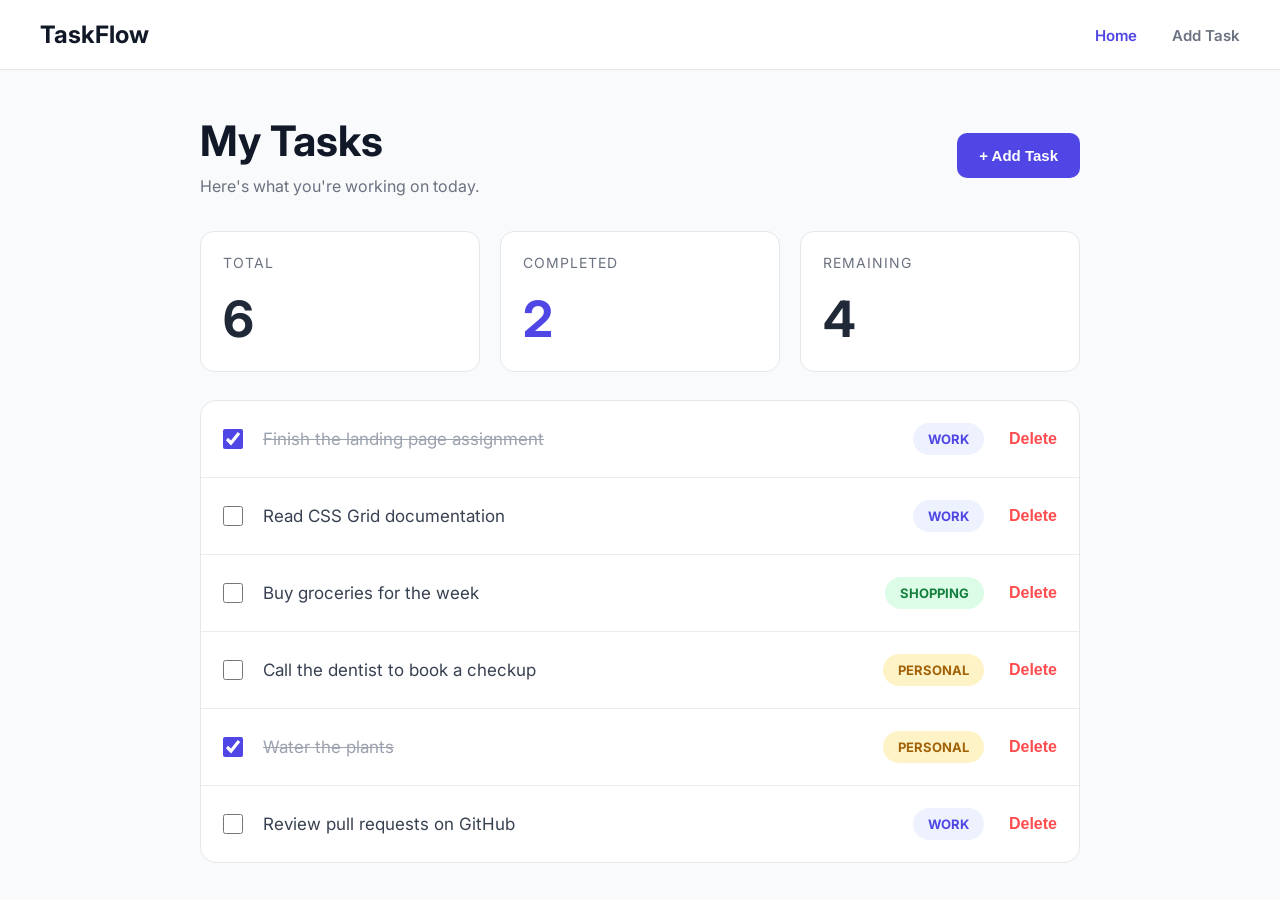
<file: index.html>
<!DOCTYPE html>
<html lang="en">
<head>
  <meta charset="UTF-8" />
  <meta name="viewport" content="width=device-width, initial-scale=1.0"/>
  <title>TaskFlow</title>

  <link rel="stylesheet" href="style.css">

  <link rel="preconnect" href="https://fonts.googleapis.com">
  <link rel="preconnect" href="https://fonts.gstatic.com" crossorigin>

  <link href="https://fonts.googleapis.com/css2?family=Inter:wght@400;500;600;700&display=swap" rel="stylesheet">
</head>

<body>

  <!-- Header -->

  <header class="header">

    <div class="logo">
      <h3>TaskFlow</h3>
    </div>

    <nav class="navbar">

      <div class="home">
        <a href="#">Home</a>
      </div>

      <div class="add-task-nav">
        <a href="3page.html">Add Task</a>
      </div>

    </nav>

  </header>

  <!-- Features Section -->

  <section class="features">

    <div class="container feature-content">

      <div class="text-content">

        <div class="heading">
          <h1>My Tasks</h1>
        </div>

        <div class="text">
          <p>Here's what you're working on today.</p>
        </div>

      </div>

      <div class="main-button">
        <button id="addTaskBtn">+ Add Task</button>
      </div>

    </div>

  </section>

  <!-- Main Container -->

  <div class="container">

    <!-- Stats Cards -->

    <div class="stats">

      <div class="card">
        <p>TOTAL</p>
        <h1 id="totalTasks">6</h1>
      </div>

      <div class="card">
        <p>COMPLETED</p>
        <h1 class="blue" id="completedTasks">2</h1>
      </div>

      <div class="card">
        <p>REMAINING</p>
        <h1 id="remainingTasks">4</h1>
      </div>

    </div>

    <!-- Task List -->

    <div class="task-container">

      <!-- Task 1 -->

      <div class="task completed">

        <div class="left">

          <input type="checkbox" checked>

          <span class="task-text">
          Finish the landing page assignment
          </span>

        </div>

        <div class="right">

          <span class="tag work">WORK</span>

          <button class="delete-btn">Delete</button>

        </div>

      </div>

      <!-- Task 2 -->

      <div class="task">

        <div class="left">

          <input type="checkbox">

          <span class="task-text">
          Read CSS Grid documentation
          </span>

        </div>

        <div class="right">

          <span class="tag work">WORK</span>

          <button class="delete-btn">Delete</button>

        </div>

      </div>

      <!-- Task 3 -->

      <div class="task">

        <div class="left">

          <input type="checkbox">

          <span class="task-text">
          Buy groceries for the week
          </span>

        </div>

        <div class="right">

          <span class="tag shopping">SHOPPING</span>

          <button class="delete-btn">Delete</button>

        </div>

      </div>

      <!-- Task 4 -->

      <div class="task">

        <div class="left">

          <input type="checkbox">

          <span class="task-text">
          Call the dentist to book a checkup
          </span>

        </div>

        <div class="right">

          <span class="tag personal">PERSONAL</span>

          <button class="delete-btn">Delete</button>

        </div>

      </div>

      <!-- Task 5 -->

      <div class="task completed">

        <div class="left">

          <input type="checkbox" checked>

          <span class="task-text">
            Water the plants
          </span>

        </div>

        <div class="right">

          <span class="tag personal">PERSONAL</span>

          <button class="delete-btn">Delete</button>

        </div>

      </div>

      <!-- Task 6 -->

      <div class="task">

        <div class="left">

          <input type="checkbox">

          <span class="task-text">
          Review pull requests on GitHub
          </span>

        </div>

        <div class="right">

          <span class="tag work">WORK</span>

          <button class="delete-btn">Delete</button>

        </div>

      </div>

    </div>

  </div>

  <script src="script.js"></script>

</body>
</html>
</file>
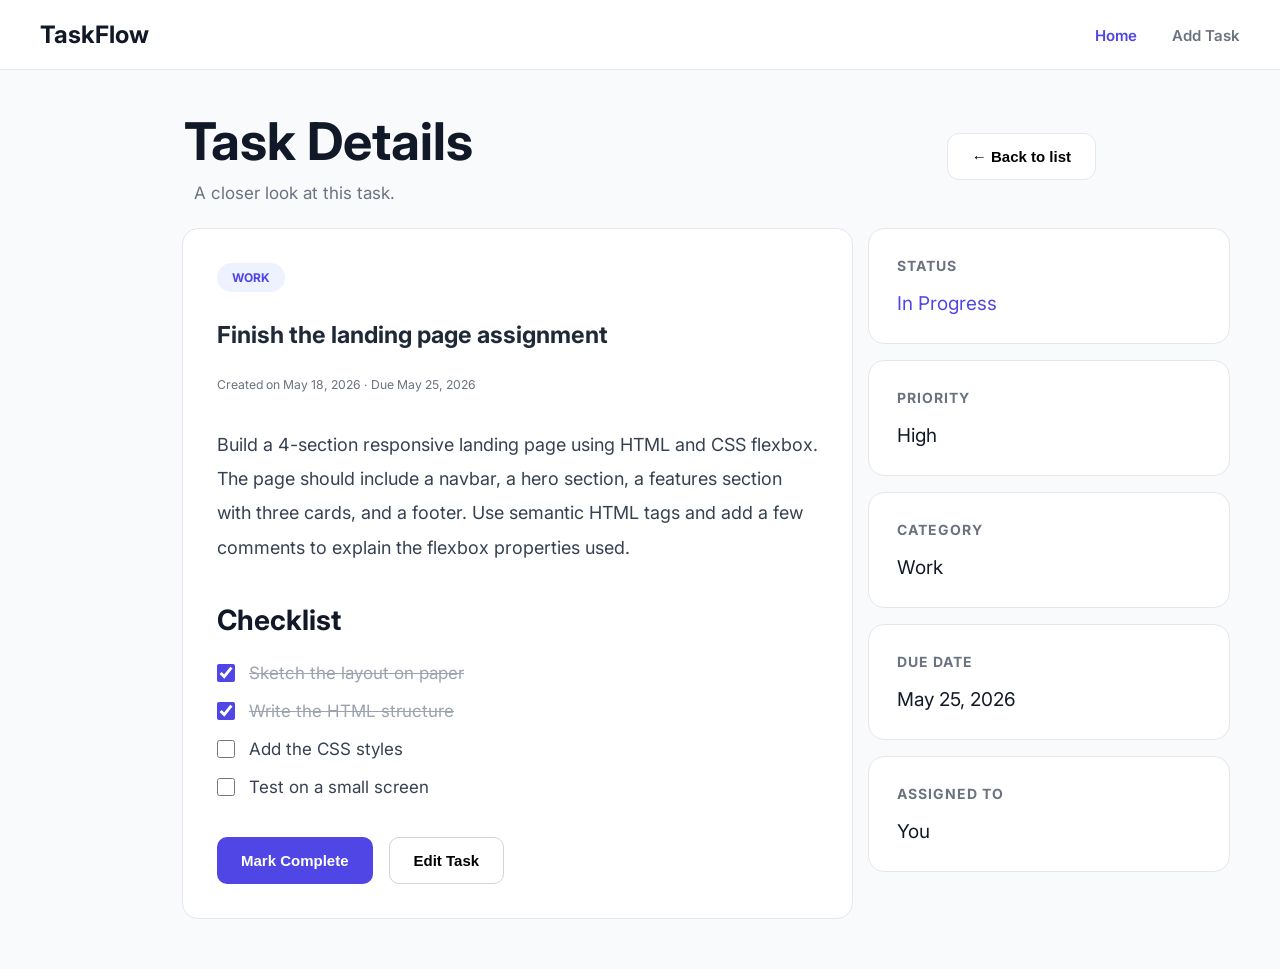
<file: 2 page.html>
<!DOCTYPE html>
<html lang="en">
<head>
  <meta charset="UTF-8" />
  <meta name="viewport" content="width=device-width, initial-scale=1.0"/>
  <title>Task Details</title>

  <link rel="stylesheet" href="style 2.css">

  <link rel="preconnect" href="https://fonts.googleapis.com">
  <link rel="preconnect" href="https://fonts.gstatic.com" crossorigin>

  <link href="https://fonts.googleapis.com/css2?family=Inter:wght@400;500;600;700&display=swap" rel="stylesheet">
</head>

<body>
   <!-- Header -->

  <header class="header">

    <div class="logo">
      <h3>TaskFlow</h3>
    </div>

    <nav class="navbar">

      <div class="home">
        <a href="index.html">Home</a>
      </div>

      <div class="add-task-nav">
        <a href="#">Add Task</a>
      </div>

    </nav>

  </header>

  <!-- Features Section -->

 


  <!-- TOP HEADER -->

  <section class="top-section">

    <div class="container top-content">

      <!-- Left -->

      <div class="top-left">

        <h1>Task Details</h1>

        <p>A closer look at this task.</p>

      </div>

      <!-- Right -->

      <div class="top-right">

       <button type="button" id="backBtn">
       ← Back to list
       </button>

      </div>

    </div>

  </section>

  <!-- MAIN CONTENT -->

  <section class="main-section">

    <div class="container content-layout">

      <!-- LEFT CARD -->

      <div class="left-card">

        <!-- Tag -->

        <div class="work-tag">
          WORK
        </div>

        <!-- Title -->

        <h2 class="task-title">
          Finish the landing page assignment
        </h2>

        <!-- Date -->

        <p class="task-date">
          Created on May 18, 2026 · Due May 25, 2026
        </p>

        <!-- Description -->

        <p class="description">
      Build a 4-section responsive landing page using HTML and CSS flexbox.<br>
The page should include a navbar, a hero section, a features section<br>
with three cards, and a footer. Use semantic HTML tags and add a few<br>
comments to explain the flexbox properties used.
        </p>

        <!-- Checklist -->

        <h3 class="checklist-heading">
          Checklist
        </h3>

        <div class="checklist">

          <!-- Item 1 -->

          <label class="check-item completed">

            <input type="checkbox" checked>

            <span class="check-text">
              Sketch the layout on paper
            </span>

          </label>

          <!-- Item 2 -->

          <label class="check-item completed">

            <input type="checkbox" checked>

            <span class="check-text">
              Write the HTML structure
            </span>

          </label>

          <!-- Item 3 -->

          <label class="check-item">

            <input type="checkbox">

            <span class="check-text">
              Add the CSS styles
            </span>

          </label>

          <!-- Item 4 -->

          <label class="check-item">

            <input type="checkbox">

            <span class="check-text">
              Test on a small screen
            </span>

          </label>

        </div>

        <!-- Buttons -->

        <div class="button-group">

          <button class="complete-btn" id="completeBtn">
            Mark Complete
          </button>

         <button type="button" class="edit-btn" id="editBtn">
         Edit Task
        </button>

        </div>

      </div>

      <!-- RIGHT CARDS -->

      <div class="right-section">

        <!-- Status -->

        <div class="info-card">

          <h4>STATUS</h4>

          <p class="blue-text" id="statusText">
            In Progress
          </p>

        </div>

        <!-- Priority -->

        <div class="info-card">

          <h4>PRIORITY</h4>

          <p id="priorityText">
            High
          </p>

        </div>

        <!-- Category -->

        <div class="info-card">

          <h4>CATEGORY</h4>

          <p>
            Work
          </p>

        </div>

        <!-- Due Date -->

        <div class="info-card">

          <h4>DUE DATE</h4>

          <p>
            May 25, 2026
          </p>

        </div>

        <!-- Assigned -->

        <div class="info-card">

          <h4>ASSIGNED TO</h4>

          <p>
            You
          </p>

        </div>

      </div>

    </div>

  </section>

  <script src="script 11.js"></script>

</body>
</html>
</file>
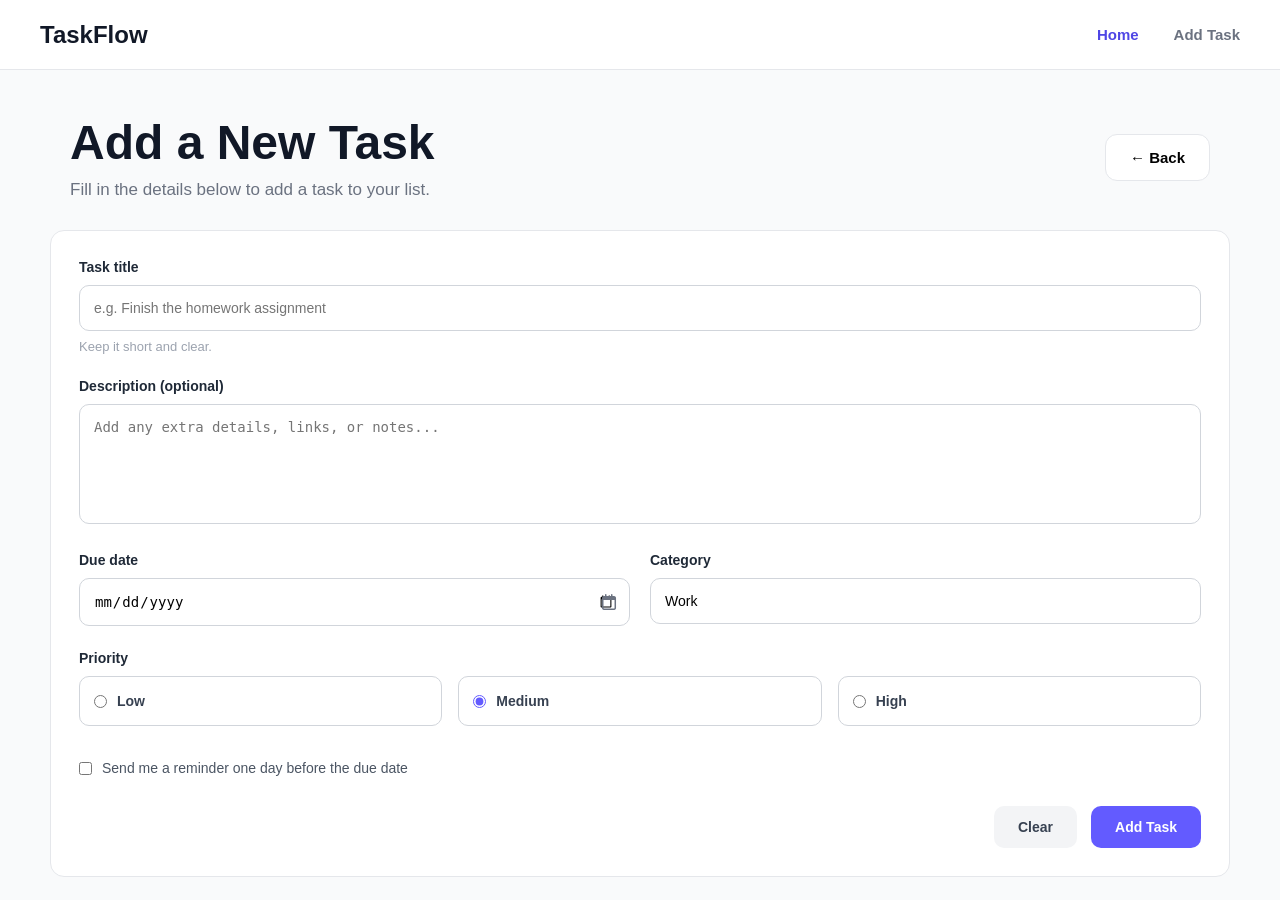
<file: 3page.html>
<!DOCTYPE html>
<html lang="en">
<head>
  <meta charset="UTF-8" />
  <meta name="viewport" content="width=device-width, initial-scale=1.0"/>
  <title>Add Task</title>

  <!-- CSS -->
  <link rel="stylesheet" href="style 3.css">

  <!-- Font Awesome -->
  <link rel="stylesheet"
  href="https://cdnjs.cloudflare.com/ajax/libs/font-awesome/6.5.1/css/all.min.css"/>
</head>

<body>
  <!-- Header -->

  <header class="header">

    <div class="logo">
      <h3>TaskFlow</h3>
    </div>

    <nav class="navbar">

      <div class="home">
        <a href="index.html">Home</a>
      </div>

      <div class="add-task-nav">
        <a href="#">Add Task</a>
      </div>

    </nav>

  </header>

  <!-- TOP HEADER -->

  <section class="top-section">

    <div class="container top-content">

      <!-- LEFT -->

      <div class="top-left">
        <h1>Add a New Task</h1>

        <p>
          Fill in the details below to add a task to your list.
        </p>
      </div>

      <!-- RIGHT -->

      <div class="top-right">
        <button id="backBtn">
         ← Back 
        </button>
      </div>

    </div>

  </section>

  <!-- FORM -->

  <div class="form-container">

    <form id="taskForm">

      <!-- TASK TITLE -->

      <div class="form-group">

        <label>Task title</label>

        <input
          type="text"
          id="taskTitle"
          placeholder="e.g. Finish the homework assignment"
          required
        >

        <small>Keep it short and clear.</small>

      </div>

      <!-- DESCRIPTION -->

      <div class="form-group">

        <label>Description (optional)</label>

        <textarea
          id="description"
          placeholder="Add any extra details, links, or notes..."
        ></textarea>

      </div>

      <!-- ROW -->

      <div class="row">

        <!-- DATE -->

        <div class="form-group">

          <label>Due date</label>

          <div class="date-box">

            <input type="date" id="dueDate">

            <i class="fa-regular fa-calendar"></i>

          </div>

        </div>

        <!-- CATEGORY -->

        <div class="form-group">

          <label>Category</label>

          <input
            type="text"
            id="category"
            value="Work"
          >

        </div>

      </div>

      <!-- PRIORITY -->

      <div class="form-group">

        <label>Priority</label>

        <div class="priority-box">

          <label class="priority-option">
            <input type="radio" name="priority" value="Low">
            <span>Low</span>
          </label>

          <label class="priority-option active">
            <input
              type="radio"
              name="priority"
              value="Medium"
              checked
            >
            <span>Medium</span>
          </label>

          <label class="priority-option">
            <input type="radio" name="priority" value="High">
            <span>High</span>
          </label>

        </div>

      </div>

      <!-- REMINDER -->

      <div class="checkbox-area">

        <input type="checkbox" id="reminder">

        <label for="reminder">
          Send me a reminder one day before the due date
        </label>

      </div>

      <!-- BUTTONS -->

      <div class="button-group">

        <button type="reset" class="clear-btn">
          Clear
        </button>
        <button type="submit" class="add-btn">
    Add Task
</button>

      </div>

    </form>

  </div>

  <!-- JS -->

  <script src="script 2.js"></script>

</body>
</html>
</file>
<file: style.css>
/* Reset */

*{
    margin:0;
    padding:0;
    box-sizing:border-box;
}

/* Body */

body{
    font-family:'Inter', sans-serif;
    background:#F9FAFB;
    color:#1F2937;
}

/* Reusable Container */

.container{
    width:100%;
    max-width:920px;
    margin:auto;
    padding:0 20px;
}

/* Header */

.header{
    width:100%;
    min-height:70px;

    display:flex;
    justify-content:space-between;
    align-items:center;

    padding:15px 40px;

    background:#FFFFFF;
    border-bottom:1px solid #E5E7EB;
}

/* Logo */

.logo h3{
    font-size:24px;
    font-weight:700;
    color:#111827;
}

/* Navbar */

.navbar{
    display:flex;
    align-items:center;
    gap:35px;
}

/* Nav Links */

.navbar a{
    text-decoration:none;
    font-size:15px;
    font-weight:600;
}

/* Home Link */

.home a{
    color:#4F46E5;
}

/* Add Task Link */

.add-task-nav a{
    color:#6B7280;
}

/* Features Section */

.features{
    margin-top:45px;
    margin-bottom:35px;
}

/* Feature Content */

.feature-content{
    display:flex;
    justify-content:space-between;
    align-items:center;
    gap:20px;
}

/* Heading */

.heading h1{
    font-size:42px;
    font-weight:700;
    color:#111827;
}

/* Text */

.text p{
    margin-top:10px;
    font-size:16px;
    color:#6B7280;
}

/* Main Button */

.main-button button{
    background:#4F46E5;
    color:#FFFFFF;

    border:none;
    border-radius:10px;

    padding:14px 22px;

    font-size:15px;
    font-weight:600;

    cursor:pointer;

    transition:0.3s;
}

/* Button Hover */

.main-button button:hover{
    background:#4338CA;
}

/* Stats Cards */

.stats{
    display:flex;
    gap:20px;
    margin-bottom:28px;
}

/* Card */

.card{
    flex:1;

    background:#FFFFFF;

    border:1px solid #E5E7EB;
    border-radius:14px;

    padding:22px;
}

/* Card Text */

.card p{
    font-size:14px;
    letter-spacing:1px;
    color:#6B7280;

    margin-bottom:18px;
}

/* Card Number */

.card h1{
    font-size:50px;
    font-weight:700;
}

/* Blue Number */

.blue{
    color:#4F46E5;
}

/* Task Container */

.task-container{
    background:#FFFFFF;

    border:1px solid #E5E7EB;
    border-radius:16px;

    overflow:hidden;
}

/* Task Row */

.task{
    display:flex;
    justify-content:space-between;
    align-items:center;

    padding:22px;

    border-bottom:1px solid #ECECEC;
}

/* Remove Last Border */

.task:last-child{
    border-bottom:none;
}

/* Left Side */

.left{
    display:flex;
    align-items:center;
    gap:20px;
    flex:1;
}

/* Right Side */

.right{
    display:flex;
    align-items:center;
    gap:25px;
}

/* Task Text */

.task-text{
    font-size:17px;
    color:#374151;
}

/* Completed Task */

.completed .task-text{
    text-decoration:line-through;
    color:#9CA3AF;
}

/* Checkbox */

input[type="checkbox"]{
    width:20px;
    height:20px;

    cursor:pointer;

    accent-color:#4F46E5;
}

/* Tags */

.tag{
    padding:8px 15px;

    border-radius:30px;

    font-size:13px;
    font-weight:700;
    white-space:nowrap;
}

/* Work Tag */

.work{
    background:#EEF2FF;
    color:#4F46E5;
}

/* Shopping Tag */

.shopping{
    background:#DCFCE7;
    color:#15803D;
}

/* Personal Tag */

.personal{
    background:#FEF3C7;
    color:#A16207;
}

/* Delete Button */

.delete-btn{
    background:none;
    border:none;

    color:#FF4D4F;

    font-size:16px;
    font-weight:600;

    cursor:pointer;

    transition:0.3s;
}

/* Hover Effect */

.delete-btn:hover{
    opacity:0.7;
}

/* =========================
   TABLET
========================= */

@media (max-width:768px){

    .header{
        padding:15px 20px;
    }

    .feature-content{
        flex-direction:column;
        align-items:flex-start;
    }

    .stats{
        flex-direction:column;
    }

    .card h1{
        font-size:42px;
    }

    .task{
        flex-direction:column;
        align-items:flex-start;
        gap:18px;
    }

    .right{
        width:100%;
        justify-content:space-between;
    }

    .heading h1{
        font-size:36px;
    }
}

/* =========================
   MOBILE
========================= */

@media (max-width:576px){

    .header{
        flex-direction:column;
        gap:15px;
        text-align:center;
        padding:15px;
    }

    .navbar{
        gap:20px;
    }

    .feature-content{
        align-items:center;
        text-align:center;
    }

    .heading h1{
        font-size:30px;
    }

    .text p{
        font-size:14px;
    }

    .main-button{
        width:100%;
    }

    .main-button button{
        width:100%;
    }

    .card{
        padding:18px;
    }

    .card h1{
        font-size:36px;
    }

    .task{
        padding:18px;
    }

    .left{
        width:100%;
        gap:12px;
    }

    .task-text{
        font-size:15px;
        line-height:1.5;
        word-break:break-word;
    }

    .right{
        flex-direction:column;
        align-items:flex-start;
        gap:12px;
    }

    .delete-btn{
        width:100%;
        text-align:left;
    }
}

/* =========================
   EXTRA SMALL DEVICES
========================= */

@media (max-width:400px){

    .container{
        padding:0 15px;
    }

    .logo h3{
        font-size:22px;
    }

    .heading h1{
        font-size:26px;
    }

    .card h1{
        font-size:32px;
    }

    .navbar{
        flex-direction:column;
        gap:10px;
    }

    .task-text{
        font-size:14px;
    }
}
</file>
<file: style 2.css>
/* Reset */

*{
    margin:0;
    padding:0;
    box-sizing:border-box;
}

/* Body */

body{
    font-family:'Inter', sans-serif;
    background:#F9FAFB;
    color:#1F2937;
}

/* Reusable Container */

.container{
    width:100%;
    max-width:920px;
    margin:auto;
}

/* Header */

.header{
    width:100%;
    height:70px;

    display:flex;
    justify-content:space-between;
    align-items:center;
    padding:0 40px;

    background:#FFFFFF;
    border-bottom:1px solid #E5E7EB;
}

/* Logo */

.logo h3{
    font-size:24px;
    font-weight:700;
    color:#111827;
}

/* Navbar */

.navbar{
    display:flex;
    align-items:center;
    gap:35px;
}

/* Nav Links */

.navbar a{
    text-decoration:none;
    font-size:15px;
    font-weight:600;
}

/* Home Link */

.home a{
    color:#4F46E5;
}

/* Add Task Link */

.add-task-nav a{
    color:#6B7280;
}


*{
    margin:0;
    padding:0;
    box-sizing:border-box;
}

/* BODY */

body{
    font-family:'Inter', sans-serif;
    background:#F9FAFB;
    color:#111827;
}

/* CONTAINER */

.container{
    width:100%;
    max-width:1180px;
    margin:auto;
}

/* TOP SECTION */

.top-section{
    padding:40px 20px 25px;
}

/* TOP CONTENT */

.top-content{
    display:flex;
    justify-content:space-evenly;
    gap: 340px;
    align-items:center;
}

/* LEFT TEXT */

.top-left h1{
    font-size:52px;
    font-weight:700;
    margin-bottom:10px;
}

.top-left p{
    font-size:17px;
    color:#6B7280;
    margin-left: 10px;
}

/* BACK BUTTON */

.top-right button{
    background:#FFFFFF;
    border:1px solid #E5E7EB;
    border-radius:12px;

    padding:14px 24px;

    font-size:15px;
    font-weight:600;

    cursor:pointer;

    transition:0.3s;
}

.top-right button:hover{
    background:#F3F4F6;
}

/* MAIN SECTION */

.main-section{
    padding:0 20px 50px;
}

/* LAYOUT */

.content-layout{
    display:flex;
    gap:15px;
    align-items:flex-start;
}

/* LEFT CARD */

.left-card{
    margin-left: 132px;
    background:#FFFFFF;

    border:1px solid #E5E7EB;
    border-radius:16px;

    padding:34px;
}

/* TAG */

.work-tag{
    display:inline-block;

    background:#EEF2FF;
    color:#4F46E5;

    padding:7px 15px;

    border-radius:30px;

    font-size:12px;
    font-weight:700;

    margin-bottom:24px;
}

/* TITLE */

.task-title{
  margin-bottom:20px;


width: 480.6px;
height: 39px;
opacity: 1;
font-family: Inter;
font-weight: 700;
font-style: Bold;
font-size: 23.4px;
line-height: 38.4px;
letter-spacing: 0%;
vertical-align: middle;
color:#1F2937;
;

}

/* DATE */

.task-date{
color:#6B7280;

margin-bottom:32px;

width: 480.6px;
height: 21px;
opacity: 1;
font-family: Inter;
font-weight: 400;
font-style: Regular;
font-size: 12.2px;
line-height: 20.8px;
letter-spacing: 0%;
vertical-align: middle;

}

/* DESCRIPTION */

.description{
    font-size:18px;
    line-height:1.9;

    color:#374151;

    margin-bottom:38px;
}

/* CHECKLIST */

.checklist-heading{
    font-size:28px;
    margin-bottom:26px;
}

.checklist{
    display:flex;
    flex-direction:column;
    gap:18px;

    margin-bottom:40px;
}

/* CHECK ITEM */

.check-item{
    display:flex;
    align-items:center;
    gap:14px;

    cursor:pointer;
}

/* CHECKBOX */

.check-item input{
    width:18px;
    height:18px;

    cursor:pointer;

    accent-color:#4F46E5;
}

/* TEXT */

.check-text{
    font-size:17px;
    color:#374151;
}

/* COMPLETED */

.completed .check-text{
    text-decoration:line-through;
    color:#9CA3AF;
}

/* BUTTONS */

.button-group{
    display:flex;
    gap:16px;
}

/* COMPLETE BUTTON */

.complete-btn{
    background:#4F46E5;
    color:#FFFFFF;

    border:none;
    border-radius:10px;

    padding:14px 24px;

    font-size:15px;
    font-weight:600;

    cursor:pointer;

    transition:0.3s;
}

.complete-btn:hover{
    background:#4338CA;
}

/* EDIT BUTTON */

.edit-btn{
    background:#FFFFFF;

    border:1px solid #D1D5DB;
    border-radius:10px;

    padding:14px 24px;

    font-size:15px;
    font-weight:600;

    cursor:pointer;

    transition:0.3s;
}

.edit-btn:hover{
    background:#F3F4F6;
}

/* RIGHT SECTION */

.right-section{
    flex:1;
    display:flex;
    flex-direction:column;
  

    width: 269.3px;
height: 531.7px;
padding-bottom: 3.76px;
gap: 16px;
opacity: 1;
left: 562.67px;


}

/* INFO CARD */

.info-card{
    background:#FFFFFF;

    border:1px solid #E5E7EB;
    border-radius:16px;

    padding:28px;
}

/* INFO TITLE */

.info-card h4{
    font-size:14px;
    letter-spacing:1px;

    color:#6B7280;

    margin-bottom:18px;
}

/* INFO TEXT */

.info-card p{
    font-size:19px;
    color:#111827;
}

/* BLUE TEXT */

.blue-text{
    color:#4F46E5 !important;
}
/* =====================================
   RESPONSIVE CSS
===================================== */

/* Laptop */

@media (max-width: 1200px){

    .header{
        justify-content:space-between;
        gap:0;
        padding:0 30px;
    }

    .top-content{
        justify-content:space-between;
        gap:50px;
    }

    .left-card{
        margin-left:0;
    }

    .task-title,
    .task-date{
        width:100%;
    }

    .right-section{
        width:100%;
        max-width:270px;
    }
}


/* Tablet */

@media (max-width: 992px){

    .top-content{
        justify-content:space-between;
        gap:20px;
    }

    .content-layout{
        flex-direction:column;
    }

    .left-card{
        width:100%;
        margin-left:0;
    }

    .right-section{
        width:100%;
        max-width:100%;
    }

    .task-title{
        width:100%;
        height:auto;
        line-height:1.5;
    }

    .task-date{
        width:100%;
        height:auto;
    }
}


/* Mobile */

@media (max-width: 768px){

    .header{
        height:auto;
        flex-direction:column;
        gap:15px;
        padding:15px 20px;
    }

    .navbar{
        gap:20px;
    }

    .top-section{
        padding:30px 20px 20px;
    }

    .top-content{
        flex-direction:column;
        text-align:center;
        gap:20px;
    }

    .top-left h1{
        font-size:40px;
    }

    .top-left p{
        margin-left:0;
    }

    .main-section{
        padding:0 15px 40px;
    }

    .left-card{
        padding:25px;
    }

    .task-title{
        font-size:22px;
    }

    .description{
        font-size:16px;
        line-height:1.7;
    }

    .button-group{
        flex-wrap:wrap;
    }

    .complete-btn,
    .edit-btn{
        flex:1;
        min-width:150px;
    }
}


/* Small Mobile */

@media (max-width: 576px){

    .container{
        padding:0 15px;
    }

    .top-left h1{
        font-size:32px;
    }

    .top-left p{
        font-size:15px;
    }

    .top-right{
        width:100%;
    }

    .top-right button{
        width:100%;
    }

    .left-card{
        padding:20px;
    }

    .task-title{
        font-size:20px;
        line-height:1.4;
    }

    .task-date{
        font-size:13px;
    }

    .description{
        font-size:15px;
    }

    .checklist-heading{
        font-size:22px;
    }

    .check-text{
        font-size:15px;
    }

    .button-group{
        flex-direction:column;
    }

    .complete-btn,
    .edit-btn{
        width:100%;
    }

    .info-card{
        padding:20px;
    }

    .info-card p{
        font-size:16px;
    }
}


/* Very Small Devices */

@media (max-width: 400px){

    .logo h3{
        font-size:20px;
    }

    .navbar{
        flex-direction:column;
        gap:10px;
    }

    .top-left h1{
        font-size:28px;
    }

    .task-title{
        font-size:18px;
    }

    .description{
        font-size:14px;
    }

    .checklist-heading{
        font-size:20px;
    }
}
</file>
<file: style 3.css>
/* RESET */

*{
    margin:0;
    padding:0;
    box-sizing:border-box;
}

/* Body */

body{
    font-family:'Inter', sans-serif;
    background:#F9FAFB;
    color:#1F2937;
}

/* Reusable Container */

.container{
    width:100%;
    max-width:1180px;
    margin:auto;
    padding:0 20px;
}
/* Header */

.header{
    width:100%;
    height:70px;

    display:flex;
    justify-content:space-between;
    align-items:center;
    padding:0 40px;

    background:#FFFFFF;
    border-bottom:1px solid #E5E7EB;
}

/* Logo */

.logo h3{
    font-size:24px;
    font-weight:700;
    color:#111827;
}

/* Navbar */

.navbar{
    display:flex;
    align-items:center;
    gap:35px;
}

/* Nav Links */

.navbar a{
    text-decoration:none;
    font-size:15px;
    font-weight:600;
}

/* Home Link */

.home a{
    color:#4F46E5;
}

/* Add Task Link */

.add-task-nav a{
    color:#6B7280;
}
*{
    margin:0;
    padding:0;
    box-sizing:border-box;
}

/* BODY */

body{
    font-family:Arial, Helvetica, sans-serif;
    background:#F9FAFB;
    color:#111827;
}

/* CONTAINER */

.container{
    width:100%;
    max-width:1180px;
    margin:auto;
}

/* TOP SECTION */

.top-section{
    margin-bottom:30px;
}

/* TOP CONTENT */

.top-content{
    display:flex;
    justify-content:space-between;
    align-items:center;
    gap:20px;
    margin-top: 45px;
}

/* LEFT TEXT */

.top-left h1{
    font-size:48px;
    font-weight:700;
    margin-bottom:10px;
}

.top-left p{
    font-size:17px;
    color:#6B7280;
}

/* BACK BUTTON */

.top-right button{
    background:#FFFFFF;
    border:1px solid #E5E7EB;
    border-radius:12px;
    padding:14px 24px;
    font-size:15px;
    font-weight:600;
    cursor:pointer;
    transition:0.3s;
}

.top-right button:hover{
    background:#F3F4F6;
}

/* FORM CONTAINER */

.form-container{
    width:100%;
    max-width:1180px;
    margin:auto;
    background:#ffffff;
    border:1px solid #E5E7EB;
    border-radius:14px;
    padding:28px;
}

/* FORM */

form{
    width:100%;
}

/* FORM GROUP */

.form-group{
    margin-bottom:24px;
}

/* LABEL */

label{
    display:block;
    font-size:14px;
    font-weight:600;
    color:#1F2937;
    margin-bottom:10px;
}

/* INPUTS */

input[type="text"],
input[type="date"],
textarea{
    width:100%;
    border:1px solid #D1D5DB;
    border-radius:10px;
    padding:14px;
    font-size:14px;
    outline:none;
    transition:0.3s;
    background:#fff;
}

/* FOCUS */

input[type="text"]:focus,
input[type="date"]:focus,
textarea:focus{
    border-color:#635BFF;
    box-shadow:0 0 0 3px rgba(99,91,255,0.12);
}

/* TEXTAREA */

textarea{
    height:120px;
    resize:none;
}

/* SMALL TEXT */

small{
    display:block;
    margin-top:8px;
    color:#9CA3AF;
    font-size:13px;
}

/* ROW */

.row{
    display:flex;
    gap:20px;
}

.row .form-group{
    flex:1;
}

/* DATE BOX */

.date-box{
    position:relative;
}

.date-box i{
    position:absolute;
    right:14px;
    top:50%;
    transform:translateY(-50%);
    color:#6B7280;
}

/* PRIORITY */

.priority-box{
    display:flex;
    gap:16px;
}

.priority-option{
    flex:1;
    border:1px solid #D1D5DB;
    border-radius:10px;
    height:50px;
    display:flex;
    align-items:center;
    padding:0 14px;
    cursor:pointer;
    transition:0.3s;
    background:#fff;
}

.priority-option:hover{
    border-color:#635BFF;
}

.priority-option input{
    margin-right:10px;
    accent-color:#635BFF;
}

.priority-option span{
    font-size:14px;
    color:#374151;
}

/* CHECKBOX */

.checkbox-area{
    display:flex;
    align-items:center;
    gap:10px;
    margin-top:10px;
}

.checkbox-area label{
    margin:0;
    font-size:14px;
    font-weight:400;
    color:#4B5563;
}

.checkbox-area input{
    accent-color:#635BFF;
}

/* BUTTONS */

.button-group{
    display:flex;
    justify-content:flex-end;
    gap:14px;
    margin-top:30px;
}

/* BUTTON */

button{
    border:none;
    border-radius:10px;
    padding:13px 24px;
    font-size:14px;
    font-weight:600;
    cursor:pointer;
    transition:0.3s;
}

/* CLEAR */

.clear-btn{
    background:#F3F4F6;
    color:#374151;
}

.clear-btn:hover{
    background:#E5E7EB;
}

/* ADD */

.add-btn{
    background:#635BFF;
    color:#fff;
}

.add-btn:hover{
    background:#4F46E5;
}

/* RESPONSIVE */

@media(max-width:768px){

    .top-content{
        flex-direction:column;
        align-items:flex-start;
    }

    .row{
        flex-direction:column;
    }

    .priority-box{
        flex-direction:column;
    }

    .button-group{
        flex-direction:column;
    }

    .button-group button{
        width:100%;
    }

}
/* =========================
   TABLET (992px)
========================= */

@media (max-width:992px){

    .container,
    .form-container{
        width:95%;
    }

    .header{
        padding:0 25px;
    }

    .top-left h1{
        font-size:42px;
    }
}

/* =========================
   MOBILE (768px)
========================= */

@media(max-width:768px){

    .header{
        height:auto;
        flex-direction:column;
        gap:15px;
        padding:15px 20px;
    }

    .navbar{
        gap:20px;
    }

    .top-content{
        flex-direction:column;
        align-items:flex-start;
        gap:20px;
    }

    .top-left h1{
        font-size:36px;
    }

    .top-left p{
        font-size:15px;
    }

    .row{
        flex-direction:column;
    }

    .priority-box{
        flex-direction:column;
    }

    .button-group{
        flex-direction:column;
    }

    .button-group button{
        width:100%;
    }

    .form-container{
        padding:22px;
    }
}

/* =========================
   SMALL MOBILE (576px)
========================= */

@media(max-width:576px){

    .container,
    .form-container{
        width:100%;
        padding-left:15px;
        padding-right:15px;
    }

    .header{
        text-align:center;
    }

    .navbar{
        gap:15px;
    }

    .top-content{
        align-items:center;
        text-align:center;
    }

    .top-left h1{
        font-size:30px;
    }

    .top-left p{
        font-size:14px;
    }

    .top-right{
        width:100%;
    }

    .top-right button{
        width:100%;
    }

    .form-container{
        padding:18px;
    }

    label{
        font-size:13px;
    }

    input[type="text"],
    input[type="date"],
    textarea{
        font-size:13px;
        padding:12px;
    }

    .priority-option{
        height:auto;
        padding:14px;
    }

    .priority-option span{
        font-size:13px;
    }

    button{
        width:100%;
    }
}

/* =========================
   EXTRA SMALL (400px)
========================= */

@media(max-width:400px){

    .logo h3{
        font-size:20px;
    }

    .navbar{
        flex-direction:column;
        gap:10px;
    }

    .top-left h1{
        font-size:26px;
    }

    .top-left p{
        font-size:13px;
    }

    .form-container{
        padding:15px;
    }

    textarea{
        height:100px;
    }
}
</file>
